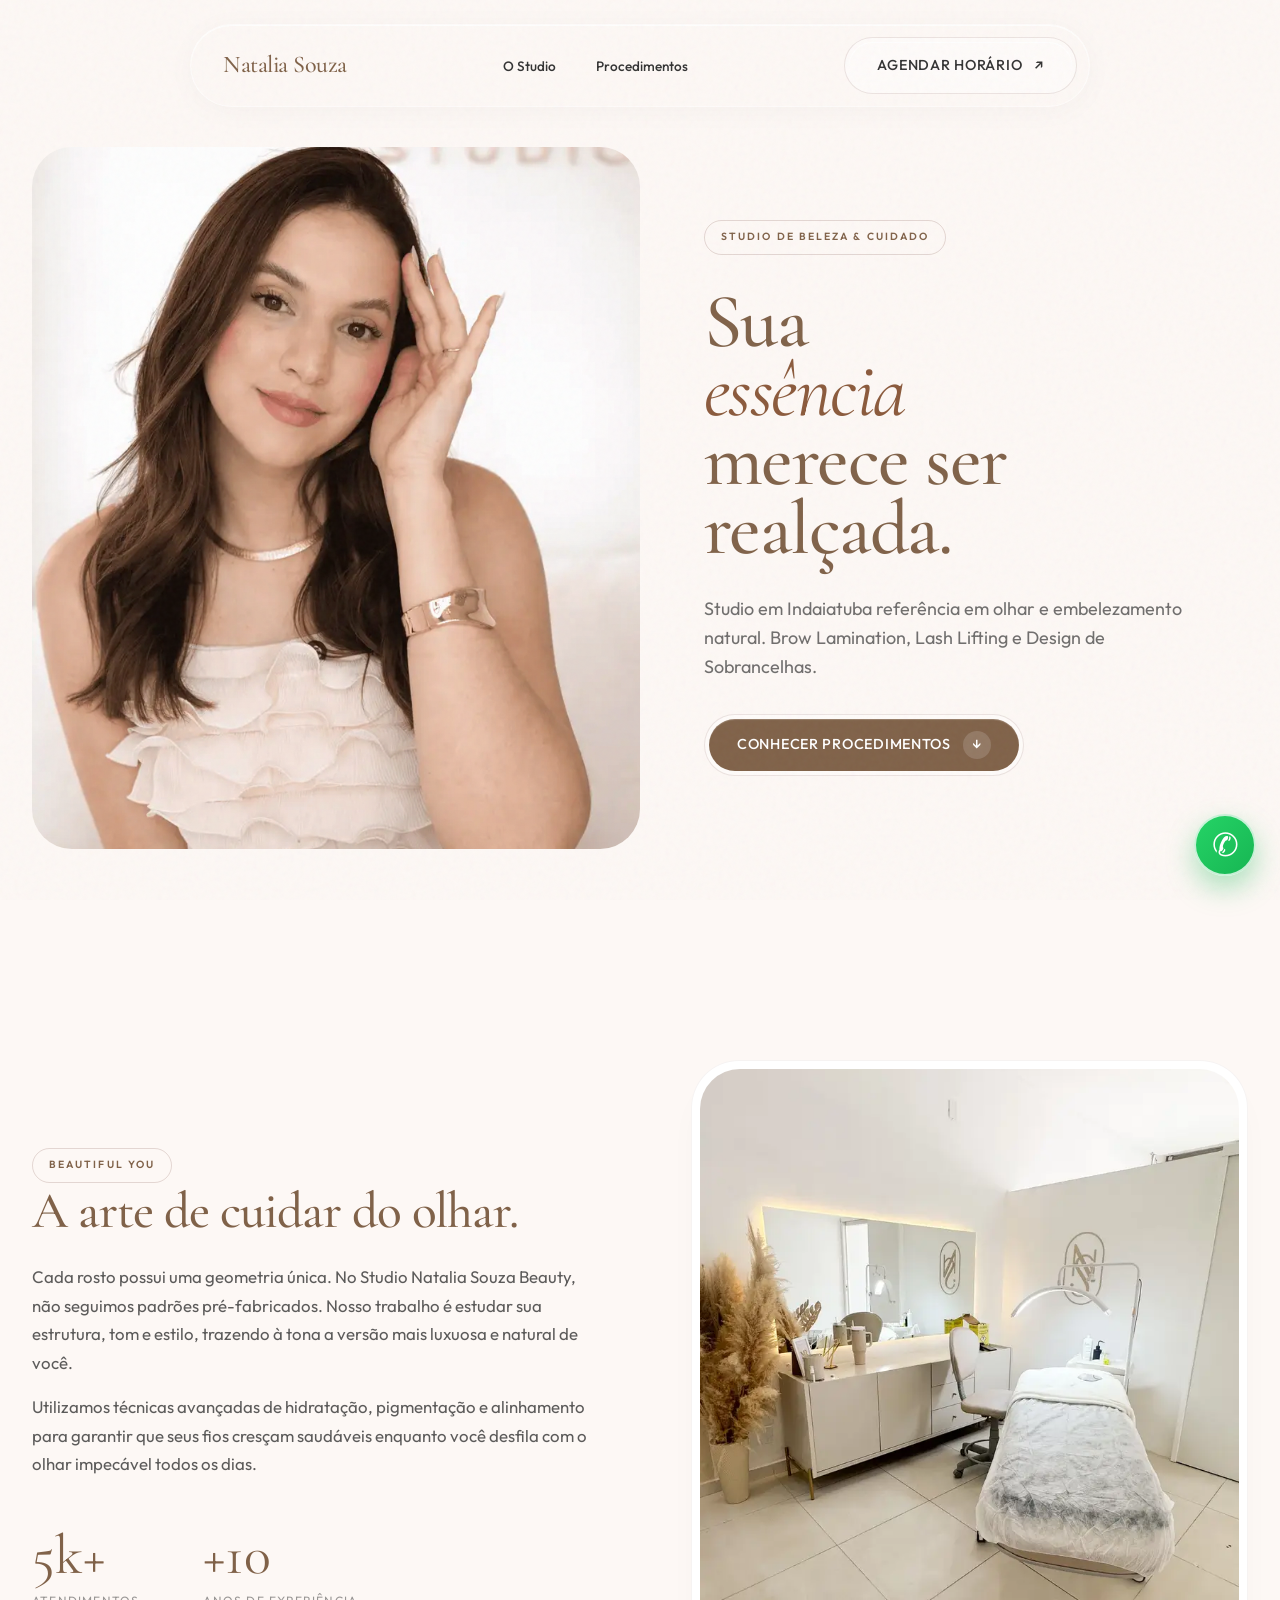
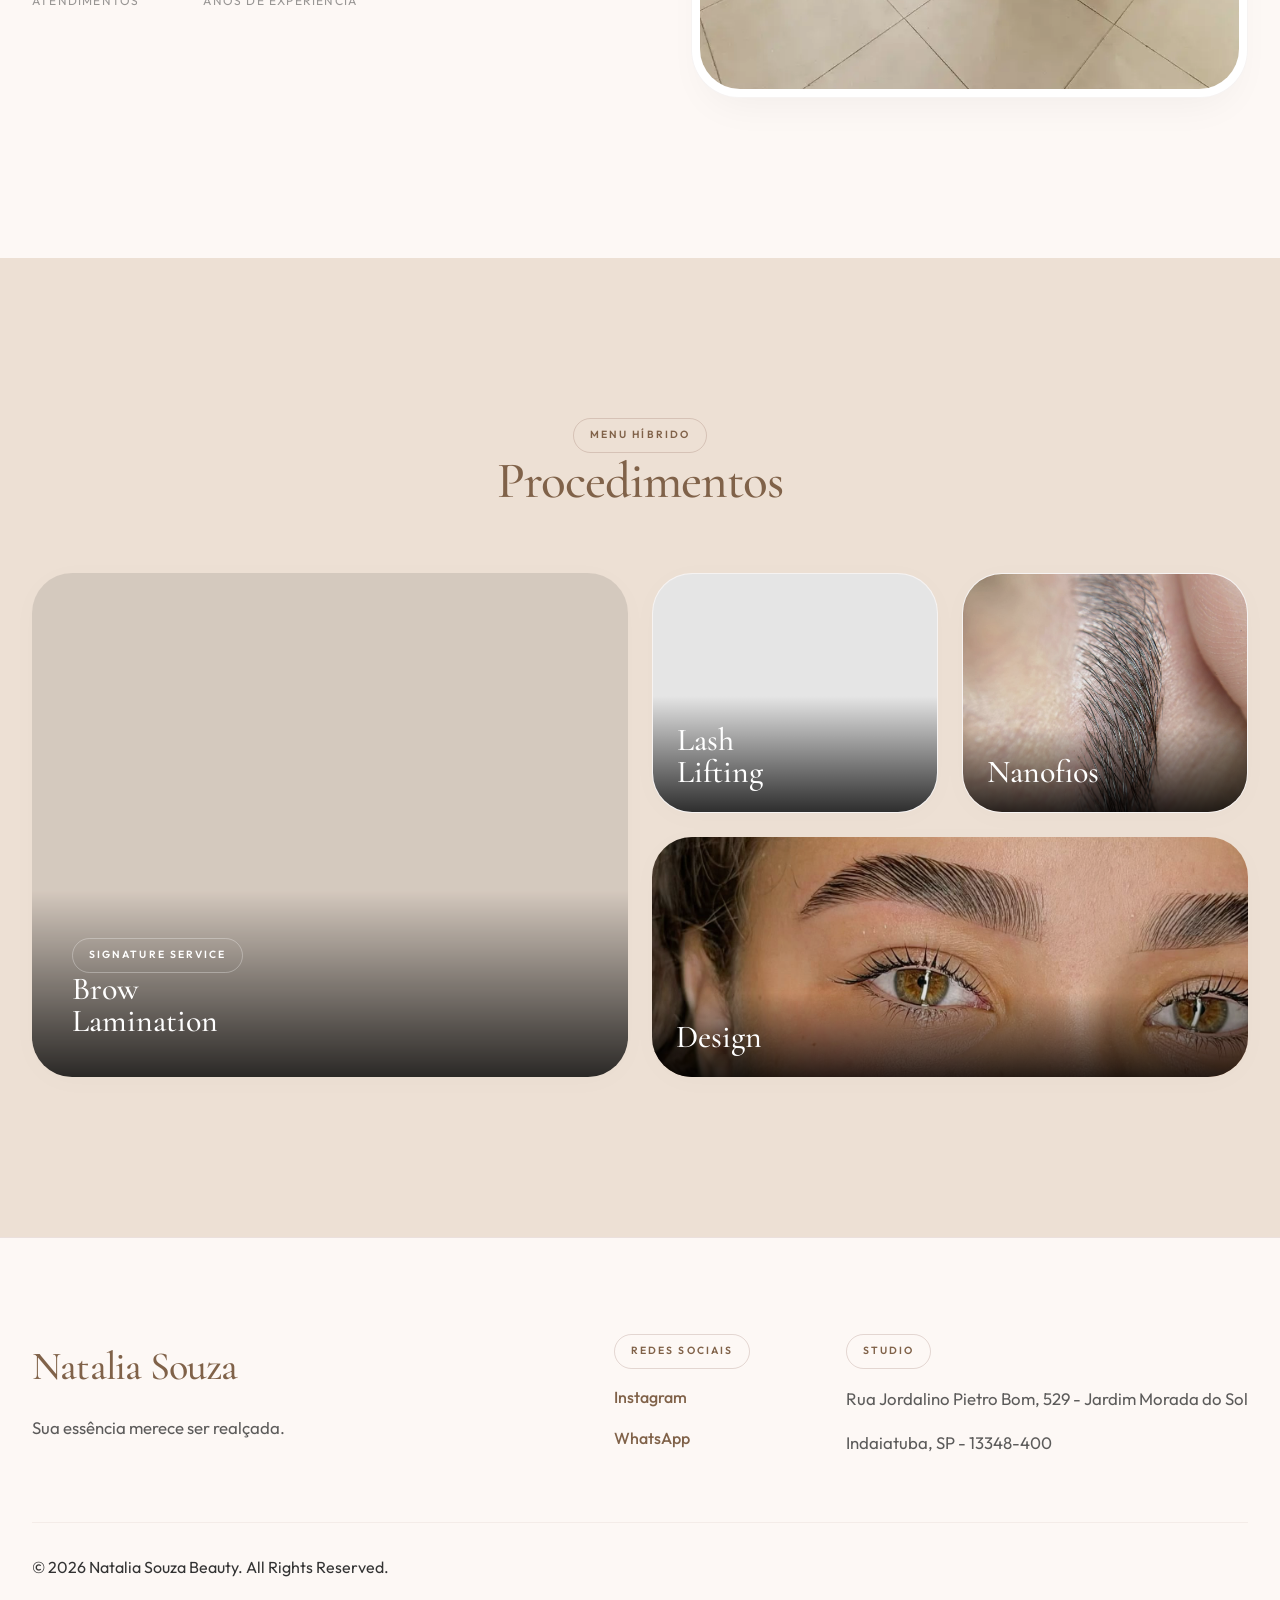
<file: index.html>
<!doctype html>
<html lang="pt-BR">
  <head>
    <meta charset="UTF-8" />
    <meta name="viewport" content="width=device-width, initial-scale=1.0" />
    <title>Natalia Souza Beauty em Indaiatuba | Brow Lamination e Lash Lifting</title>
    <link rel="icon" type="image/x-icon" href="assets/favicon.ico" />
    <meta
      name="description"
      content="Studio em Indaiatuba especializado em Brow Lamination, Lash Lifting e Design de Sobrancelhas. Agende seu horário pelo WhatsApp com Natalia Souza Beauty."
    />
    <meta name="robots" content="index, follow, max-image-preview:large" />
    <meta name="author" content="Natalia Souza Beauty" />
    <meta property="og:locale" content="pt_BR" />
    <meta property="og:type" content="website" />
    <meta
      property="og:title"
      content="Natalia Souza Beauty em Indaiatuba | Brow Lamination e Lash Lifting"
    />
    <meta
      property="og:description"
      content="Studio em Indaiatuba especializado em Brow Lamination, Lash Lifting e Design de Sobrancelhas."
    />
    <meta property="og:image" content="assets/hero-1024.webp" />
    <meta property="twitter:card" content="summary_large_image" />
    <meta
      property="twitter:title"
      content="Natalia Souza Beauty em Indaiatuba | Brow Lamination e Lash Lifting"
    />
    <meta
      property="twitter:description"
      content="Studio em Indaiatuba especializado em Brow Lamination, Lash Lifting e Design de Sobrancelhas."
    />
    <meta property="twitter:image" content="assets/hero-1024.webp" />
    <link rel="canonical" href="https://natalia-souza-beauty.vercel.app/" />
    <link rel="preconnect" href="https://fonts.googleapis.com" />
    <link rel="preconnect" href="https://fonts.gstatic.com" crossorigin />
    <link
      rel="stylesheet"
      href="https://fonts.googleapis.com/css2?family=Cormorant+Garamond:ital,wght@0,400;0,500;0,600;0,700;1,400&family=Outfit:wght@300;400;500;600&display=optional"
    />
    <link
      rel="preload"
      as="image"
      href="assets/hero-760.webp"
      imagesrcset="assets/hero-480.webp 480w, assets/hero-760.webp 760w, assets/hero-1024.webp 1024w"
      imagesizes="(max-width: 900px) 100vw, 50vw"
      fetchpriority="high"
    />
    <link rel="stylesheet" href="style.css" />
    <script type="application/ld+json">
      {
        "@context": "https://schema.org",
        "@type": "BeautySalon",
        "name": "Natalia Souza Beauty",
        "url": "https://natalia-souza-beauty.vercel.app/",
        "description": "Studio em Indaiatuba especializado em Brow Lamination, Lash Lifting e Design de Sobrancelhas.",
        "telephone": "+55 19 99566-3481",
        "priceRange": "$$",
        "image": ["assets/hero-1024.webp", "assets/about-760.webp"],
        "address": {
          "@type": "PostalAddress",
          "streetAddress": "Rua Jordalino Pietro Bom, 529 - Jardim Morada do Sol",
          "addressLocality": "Indaiatuba",
          "addressRegion": "SP",
          "postalCode": "13348-400",
          "addressCountry": "BR"
        },
        "geo": {
          "@type": "GeoCoordinates",
          "latitude": -23.1218081,
          "longitude": -47.2391977
        },
        "areaServed": ["Indaiatuba", "Campinas", "Salto", "Itu"],
        "hasMap": "https://www.google.com/maps/place/Rua+Jordalino+Pietro+Bom,+529+-+Jardim+Morada+do+Sol,+Indaiatuba+-+SP,+13348-400/@-23.1218081,-47.2417726,17z/data=!3m1!4b1!4m6!3m5!1s0x94cf4cc21a37ce47:0xdc7bc6e92fde453!8m2!3d-23.1218081!4d-47.2391977!16s%2Fg%2F11c1j8vmcw?entry=ttu&g_ep=EgoyMDI2MDMyNC4wIKXMDSoASAFQAw%3D%3D",
        "sameAs": ["https://www.instagram.com/nataliasouzabeauty_/"]
      }
    </script>
  </head>
  <body>
    <div class="noise-overlay"></div>

    <!-- Floating Navigation Pill -->
    <nav class="liquid-nav">
      <div class="nav-content">
        <span class="logo">Natalia Souza</span>
        <ul class="nav-links">
          <li><a href="#sobre">O Studio</a></li>
          <li><a href="#procedimentos">Procedimentos</a></li>
        </ul>
        <div class="btn-double-bezel nav-cta">
          <a
            href="https://wa.me/5519995663481?text=Ol%C3%A1%2C%20gostaria%20de%20mais%20informa%C3%A7%C3%B5es%20sobre%20os%20procedimentos."
            target="_blank"
            rel="noopener noreferrer"
            class="btn-core"
          >
            Agendar Horário <span aria-hidden="true">↗</span>
          </a>
        </div>

        <button class="menu-toggle" type="button" aria-label="Abrir menu">
          <span aria-hidden="true">☰</span>
        </button>
      </div>
    </nav>

    <main>
      <!-- Hero Section -->
      <section class="hero-split">
        <div class="hero-image-wrapper">
          <div class="image-inner">
            <picture>
              <source
                type="image/webp"
                srcset="assets/hero-480.webp 480w, assets/hero-760.webp 760w, assets/hero-1024.webp 1024w"
                sizes="(max-width: 900px) 100vw, 50vw"
              />
              <img
                src="assets/hero.png"
                alt="Aesthetic portrait of natural beauty"
                loading="eager"
                fetchpriority="high"
                decoding="async"
                width="1024"
                height="1536"
              />
            </picture>
          </div>
        </div>
        <div class="hero-content">
          <div class="content-wrapper">
            <div class="eyebrow" style="margin-bottom: 2rem">
              Studio de Beleza & Cuidado
            </div>
            <h1 class="display-title">
              Sua<br />
              <em>essência</em><br />
              merece ser<br />
              realçada.
            </h1>
            <p class="hero-subtitle">
              Studio em Indaiatuba referência em olhar e embelezamento natural.
              Brow Lamination, Lash Lifting e Design de Sobrancelhas.
            </p>

            <div class="btn-double-bezel lg-cta mt-8">
              <a href="#procedimentos" class="btn-core primary">
                Conhecer Procedimentos
                <span class="icon-circle"><span aria-hidden="true">↓</span></span>
              </a>
            </div>
          </div>
        </div>
      </section>

      <!-- About Section -->
      <section class="about-section" id="sobre">
        <div class="container">
          <div class="about-grid">
            <div class="about-text block-reveal">
              <div class="eyebrow">Beautiful You</div>
              <h2 class="section-title">A arte de cuidar do olhar.</h2>
              <p class="body-text mt-6">
                Cada rosto possui uma geometria única. No Studio Natalia Souza
                Beauty, não seguimos padrões pré-fabricados. Nosso trabalho é
                estudar sua estrutura, tom e estilo, trazendo à tona a versão
                mais luxuosa e natural de você.
              </p>
              <p class="body-text mt-4">
                Utilizamos técnicas avançadas de hidratação, pigmentação e
                alinhamento para garantir que seus fios cresçam saudáveis
                enquanto você desfila com o olhar impecável todos os dias.
              </p>

              <div class="stats-row mt-12">
                <div class="stat-item">
                  <span class="stat-num">5k+</span>
                  <span class="stat-label">Atendimentos</span>
                </div>
                <div class="stat-item">
                  <span class="stat-num">+10</span>
                  <span class="stat-label">Anos de Experiência</span>
                </div>
              </div>
            </div>

            <div class="about-image-wrapper reveal delay-1">
              <div class="double-bezel-frame about-img-frame">
                <div class="frame-inner">
                  <picture>
                    <source
                      type="image/webp"
                      srcset="assets/about-420.webp 420w, assets/about-760.webp 760w, assets/about-1100.webp 1100w"
                      sizes="(max-width: 900px) 100vw, 40vw"
                    />
                    <img
                      src="assets/about.jpg"
                      alt="Luxurious beauty salon setup"
                      loading="lazy"
                      decoding="async"
                      width="2268"
                      height="4032"
                    />
                  </picture>
                </div>
              </div>
            </div>
          </div>
        </div>
      </section>

      <!-- Services Section -->
      <section class="services-section bg-warm" id="procedimentos">
        <div class="container relative z-10">
          <div class="text-center mx-auto max-w-lg mb-16 block-reveal">
            <div class="eyebrow">Menu Híbrido</div>
            <h2 class="section-title">Procedimentos</h2>
          </div>

          <div class="bento-grid">
            <!-- Major Service: Brow Lamination -->
            <div class="bento-card col-span-2 row-span-2 reveal bento-hover">
              <div class="card-inner">
                <img
                  src="assets/brown.jpeg"
                  alt="Brow Lamination"
                  class="card-bg-img"
                  loading="lazy"
                  decoding="async"
                />
                <div class="card-overlay"></div>
                <div class="card-content-bottom">
                  <div class="eyebrow light">Signature Service</div>
                  <h3 class="card-title text-light mt-2">Brow<br />Lamination</h3>
                </div>
              </div>
            </div>

            <!-- Service: Lash Lifting -->
            <div class="bento-card bg-white reveal delay-1 bento-hover">
              <div class="card-inner">
                <img
                  src="assets/lash-lifting.jpeg"
                  alt="Lash Lifting Detail"
                  class="card-bg-img"
                  loading="lazy"
                  decoding="async"
                />
                <div class="card-overlay"></div>
                <div class="card-content-bottom compact">
                  <h3 class="card-title text-light">Lash<br />Lifting</h3>
                </div>
              </div>
            </div>

            <!-- Service: Micro Shadow -->
            <div class="bento-card bg-white reveal delay-2 bento-hover">
              <div class="card-inner">
                <img
                  src="assets/nano-fios.jpeg"
                  alt="Nanofios"
                  class="card-bg-img"
                  loading="lazy"
                  decoding="async"
                />
                <div class="card-overlay"></div>
                <div class="card-content-bottom compact">
                  <h3 class="card-title text-light">Nanofios</h3>
                </div>
              </div>
            </div>

            <!-- Service: Design -->
            <div class="bento-card col-span-2 reveal delay-3 bento-hover">
              <div class="card-inner">
                <img
                  src="assets/design.jpeg"
                  alt="Design"
                  class="card-bg-img rotate-right-90"
                  loading="lazy"
                  decoding="async"
                />
                <div class="card-overlay"></div>
                <div class="card-content-bottom compact">
                  <h3 class="card-title text-light">Design</h3>
                </div>
              </div>
            </div>
          </div>
        </div>
      </section>
    </main>

    <footer class="footer-minimal reveal">
      <div class="container">
        <div class="footer-top">
          <div class="footer-brand">
            <span class="logo logo-large">Natalia Souza</span>
            <p class="body-text mt-4 text-dark/60 max-w-xs">
              Sua essência merece ser realçada.
            </p>
          </div>
          <div class="footer-links">
            <div class="link-col">
              <div class="eyebrow">Redes Sociais</div>
              <a
                href="https://www.instagram.com/nataliasouzabeauty_/"
                target="_blank"
                rel="noopener noreferrer"
                class="link-hover"
                >Instagram</a
              >
              <a
                href="https://wa.me/5519995663481?text=Ol%C3%A1%2C%20gostaria%20de%20mais%20informa%C3%A7%C3%B5es%20sobre%20os%20procedimentos."
                target="_blank"
                rel="noopener noreferrer"
                class="link-hover"
                >WhatsApp</a
              >
            </div>
            <div class="link-col">
              <div class="eyebrow">Studio</div>
              <a
                href="https://www.google.com/maps/place/Rua+Jordalino+Pietro+Bom,+529+-+Jardim+Morada+do+Sol,+Indaiatuba+-+SP,+13348-400/@-23.1218081,-47.2417726,17z/data=!3m1!4b1!4m6!3m5!1s0x94cf4cc21a37ce47:0xdc7bc6e92fde453!8m2!3d-23.1218081!4d-47.2391977!16s%2Fg%2F11c1j8vmcw?entry=ttu&g_ep=EgoyMDI2MDMyNC4wIKXMDSoASAFQAw%3D%3D"
                target="_blank"
                rel="noopener noreferrer"
                class="body-text text-dark/70"
              >
                Rua Jordalino Pietro Bom, 529 - Jardim Morada do Sol
              </a>
              <p class="body-text text-dark/70">Indaiatuba, SP - 13348-400</p>
            </div>
          </div>
        </div>
        <div class="footer-bottom mt-16 pb-8">
          <p class="text-[12px] uppercase tracking-widest text-dark/40">
            © 2026 Natalia Souza Beauty. All Rights Reserved.
          </p>
        </div>
      </div>
    </footer>

    <a
      href="https://wa.me/5519995663481?text=Ol%C3%A1%2C%20gostaria%20de%20mais%20informa%C3%A7%C3%B5es%20sobre%20os%20procedimentos."
      class="whatsapp-float"
      target="_blank"
      rel="noopener noreferrer"
      aria-label="Conversar no WhatsApp"
    >
      <span aria-hidden="true">✆</span>
    </a>

    <script src="main.js"></script>
  </body>
</html>
</file>
<file: style.css>
/* 
   ========================================================================== 
   GLOBAL VARIABLES & DESIGN TOKENS (Taste-Skill / Soft-Skill Applied)
   ========================================================================== 
*/
:root {
  /* Colors */
  --c-primary: #806249; /* Bordô Escuro */
  --c-primary-hover: #3a0f08;
  --c-secondary: #ddb892; /* Tom Tan/Bege */
  --c-secondary-contrast: #8b5a3c; /* Acessivel em fundo claro */
  --c-bg: #fdf8f5; /* Off-white Champagne */
  --c-bg-warm: #ede0d4; /* Bege Acinzentado */
  --c-text: #333333; /* Dark Charcoal */
  --c-white: #ffffff;

  /* Typography */
  --font-serif: "Cormorant Garamond", serif;
  --font-sans: "Outfit", sans-serif;

  /* Spacing */
  --section-py: 10rem;
  --container-px: 2rem;
  --max-w: 1300px;

  /* Motion & Easing */
  --ease-spring: cubic-bezier(0.32, 0.72, 0, 1);
  --ease-slow: cubic-bezier(0.16, 1, 0.3, 1);
  --duration-fast: 300ms;
  --duration-slow: 800ms;
}

/* Base Resets */
* {
  margin: 0;
  padding: 0;
  box-sizing: border-box;
}

picture {
  display: block;
  width: 100%;
  height: 100%;
}
html {
  scroll-behavior: smooth;
  font-size: 16px;
  background-color: var(--c-bg);
  color: var(--c-text);
  overflow-x: hidden;
}
body {
  font-family: var(--font-sans);
  -webkit-font-smoothing: antialiased;
  -moz-osx-font-smoothing: grayscale;
  line-height: 1.6;
}
img {
  max-width: 100%;
  display: block;
}
a {
  text-decoration: none;
  color: inherit;
}
.relative {
  position: relative;
}
.z-10 {
  z-index: 10;
}
.flex-col {
  display: flex;
  flex-direction: column;
}
.justify-between {
  justify-content: space-between;
}

/* 
   ========================================================================== 
   TEXT & TYPOGRAPHY
   ========================================================================== 
*/
h1,
h2,
h3,
.logo {
  font-family: var(--font-serif);
  font-weight: 500;
  color: var(--c-primary);
}

.display-title {
  font-size: clamp(3rem, 6vw, 6rem);
  line-height: 0.9;
  letter-spacing: -0.02em;
}
.display-title em {
  font-style: italic;
  font-weight: 400;
  color: var(--c-secondary-contrast);
}
.section-title {
  font-size: clamp(2.5rem, 4vw, 4rem);
  line-height: 1.1;
  letter-spacing: -0.02em;
}
.card-title {
  font-size: 2rem;
  line-height: 1;
}
.hero-subtitle {
  font-size: 1.125rem;
  max-w: 400px;
  margin-top: 2rem;
  color: rgba(51, 51, 51, 0.7);
}
.body-text {
  font-size: 1.05rem;
  line-height: 1.7;
  color: rgba(51, 51, 51, 0.8);
}
.eyebrow {
  display: inline-block;
  font-size: 0.65rem;
  text-transform: uppercase;
  letter-spacing: 0.2em;
  font-weight: 600;
  padding: 0.5rem 1rem;
  border-radius: 999px;
  border: 1px solid rgba(84, 22, 12, 0.15);
  color: var(--c-primary);
  width: fit-content;
}
.eyebrow.light {
  border-color: rgba(255, 255, 255, 0.3);
  color: var(--c-white);
}
.text-light {
  color: var(--c-white) !important;
}
.text-dark {
  color: var(--c-primary) !important;
}
.accent {
  color: var(--c-secondary);
}

/* 
   ========================================================================== 
   LAYOUTS
   ========================================================================== 
*/
.container {
  width: 100%;
  max-width: var(--max-w);
  margin: 0 auto;
  padding: 0 var(--container-px);
}
.bg-warm {
  background-color: var(--c-bg-warm);
}
.mt-4 {
  margin-top: 1rem;
}
.mt-6 {
  margin-top: 1.5rem;
}
.mt-8 {
  margin-top: 2rem;
}
.mt-12 {
  margin-top: 3rem;
}
.mt-16 {
  margin-top: 4rem;
}
.mt-20 {
  margin-top: 5rem;
}
.mb-16 {
  margin-bottom: 4rem;
}
.pb-8 {
  padding-bottom: 2rem;
}
.max-w-xs {
  max-width: 20rem;
}
.max-w-sm {
  max-width: 24rem;
}
.max-w-lg {
  max-width: 38rem;
}
.max-w-3xl {
  max-width: 48rem;
}
.mx-auto {
  margin-left: auto;
  margin-right: auto;
}
.text-center {
  text-align: center;
}
.flex {
  display: flex;
}
.flex-center {
  display: flex;
  justify-content: center;
  align-items: center;
}
.gap-4 {
  gap: 1rem;
}

/* 
   ========================================================================== 
   NOISE TEXTURE (High-End Tactility)
   ========================================================================== 
*/
.noise-overlay {
  position: fixed;
  inset: 0;
  z-index: 50;
  pointer-events: none;
  background-image: url("data:image/svg+xml,%3Csvg viewBox='0 0 200 200' xmlns='http://www.w3.org/2000/svg'%3E%3Cfilter id='noiseFilter'%3E%3CfeTurbulence type='fractalNoise' baseFrequency='0.85' numOctaves='3' stitchTiles='stitch'/%3E%3C/filter%3E%3Crect width='100%25' height='100%25' filter='url(%23noiseFilter)' opactiy='0.03'/%3E%3C/svg%3E");
  opacity: 0.04;
}

/* 
   ========================================================================== 
   DOUBLE BEZEL BUTTONS & COMPONENTS
   ========================================================================== 
*/
.btn-double-bezel {
  display: inline-block;
  padding: 0.25rem;
  border-radius: 999px;
  border: 1px solid rgba(84, 22, 12, 0.1);
  background: rgba(255, 255, 255, 0.4);
  transition: transform var(--duration-fast) var(--ease-spring);
}
.btn-double-bezel:hover {
  transform: scale(0.97);
}
.btn-core {
  display: inline-flex;
  align-items: center;
  gap: 0.75rem;
  padding: 0.75rem 1.75rem;
  border-radius: 999px;
  font-size: 0.9rem;
  font-weight: 500;
  text-transform: uppercase;
  letter-spacing: 0.05em;
  box-shadow: inset 0 1px 1px rgba(255, 255, 255, 0.9);
  transition: all var(--duration-fast) ease;
}
.btn-core.primary {
  background-color: var(--c-primary);
  color: var(--c-white);
  box-shadow: inset 0 1px 1px rgba(255, 255, 255, 0.2);
}
.btn-core.primary:hover {
  background-color: var(--c-primary-hover);
}
.btn-core.large {
  padding: 1rem 2.5rem;
  font-size: 1rem;
}
.icon-circle {
  display: flex;
  align-items: center;
  justify-content: center;
  width: 28px;
  height: 28px;
  background: rgba(255, 255, 255, 0.15);
  border-radius: 50%;
  transition: transform var(--duration-fast) var(--ease-spring);
}
.btn-double-bezel:hover .icon-circle {
  transform: translateY(2px);
}

/* 
   ========================================================================== 
   NAVIGATION (LIQUID GLASS)
   ========================================================================== 
*/
.liquid-nav {
  position: fixed;
  top: 1.5rem;
  left: 50%;
  transform: translateX(-50%);
  z-index: 40;
  width: calc(100% - 2rem);
  max-width: 900px;
}
.nav-content {
  display: flex;
  align-items: center;
  justify-content: space-between;
  padding: 0.75rem 0.75rem 0.75rem 2rem;
  background: rgba(253, 248, 245, 0.7);
  backdrop-filter: blur(24px);
  -webkit-backdrop-filter: blur(24px);
  border: 1px solid rgba(255, 255, 255, 0.5);
  border-radius: 999px;
  box-shadow:
    0 4px 30px rgba(0, 0, 0, 0.03),
    inset 0 1px 0 rgba(255, 255, 255, 0.8);
}
.logo {
  font-size: 1.5rem;
  letter-spacing: -0.02em;
}
.logo-large {
  font-size: 2.5rem;
}
.nav-links {
  display: flex;
  gap: 2.5rem;
  list-style: none;
}
.nav-links a {
  font-size: 0.85rem;
  font-weight: 500;
  position: relative;
  transition: color var(--duration-fast) ease;
}
.nav-links a:after {
  content: "";
  position: absolute;
  left: 0;
  bottom: -4px;
  width: 100%;
  height: 1px;
  background-color: var(--c-primary);
  transform: scaleX(0);
  transform-origin: right;
  transition: transform 0.4s var(--ease-spring);
}
.nav-links a:hover {
  color: var(--c-primary);
}
.nav-links a:hover:after {
  transform: scaleX(1);
  transform-origin: left;
}
.menu-toggle {
  display: none;
  background: none;
  border: none;
  font-size: 1.5rem;
  cursor: pointer;
  color: var(--c-primary);
}

@media (max-width: 900px) {
  .nav-links,
  .nav-cta {
    display: none;
  }
  .menu-toggle {
    display: block;
    padding-right: 1.25rem;
  }
}

/* 
   ========================================================================== 
   HERO (SPLIT SCREEN)
   ========================================================================== 
*/
.hero-split {
  display: flex;
  min-height: 100dvh;
  padding-top: 6rem; /* Account for nav */
}
.hero-image-wrapper {
  width: 50%;
  position: relative;
  display: flex;
  align-items: center;
  overflow: hidden;
  padding: 2rem 0 2rem 2rem;
}
.image-inner {
  width: min(100%, 640px);
  height: clamp(460px, 78dvh, 760px);
  margin-left: auto;
  border-radius: 2.5rem;
  overflow: hidden;
  position: relative;
}
.hero-image-wrapper img {
  width: 100%;
  height: 100%;
  object-fit: cover;
  transform-origin: center;
}
.hero-content {
  width: 50%;
  display: flex;
  align-items: center;
  padding: 4rem 5vw;
}

@media (max-width: 900px) {
  .hero-split {
    flex-direction: column-reverse;
    padding-top: 5rem;
  }
  .hero-image-wrapper {
    width: 100%;
    padding: 1rem;
  }
  .image-inner {
    width: 100%;
    height: clamp(320px, 55dvh, 520px);
  }
  .hero-content {
    width: 100%;
    padding: 3rem 1rem;
  }
}

/* 
   ========================================================================== 
   ABOUT (ASYMMETRIC)
   ========================================================================== 
*/
.about-section {
  padding: var(--section-py) 0;
}
.about-grid {
  display: grid;
  grid-template-columns: 1fr 1fr;
  gap: 8vw;
  align-items: center;
}
.about-image-wrapper {
  width: 100%;
  max-width: 560px;
  margin-left: auto;
}
.stats-row {
  display: flex;
  gap: 4rem;
}
.stat-item {
  display: flex;
  flex-direction: column;
}
.stat-num {
  font-family: var(--font-serif);
  font-size: 3.5rem;
  color: var(--c-primary);
  line-height: 1;
}
.stat-label {
  font-size: 0.75rem;
  text-transform: uppercase;
  letter-spacing: 0.1em;
  color: rgba(51, 51, 51, 0.5);
  margin-top: 0.5rem;
}

.double-bezel-frame {
  padding: 0.5rem;
  border-radius: 3rem;
  background: white;
  border: 1px solid rgba(84, 22, 12, 0.05);
  box-shadow: 0 20px 40px -15px rgba(0, 0, 0, 0.05);
}
.frame-inner {
  border-radius: 2.5rem;
  overflow: hidden;
}
.frame-inner img {
  width: 100%;
  aspect-ratio: 4/5;
  max-height: 620px;
  object-fit: cover;
  transition: transform 1.5s var(--ease-spring);
}
.double-bezel-frame:hover .frame-inner img {
  transform: scale(1.05);
}

@media (max-width: 900px) {
  .about-grid {
    grid-template-columns: 1fr;
    gap: 4rem;
  }
  .about-image-wrapper {
    max-width: 460px;
    margin: 0 auto;
  }
  .about-image-wrapper .frame-inner img {
    aspect-ratio: 4/3;
    max-height: 460px;
    object-position: center;
  }
}

/* 
   ========================================================================== 
   SERVICES (BENTO GRID)
   ========================================================================== 
*/
.services-section {
  padding: var(--section-py) 0;
}
.bento-grid {
  display: grid;
  grid-template-columns: repeat(4, 1fr);
  grid-auto-rows: 240px;
  gap: 1.5rem;
}
.bento-card {
  border-radius: 2.5rem;
  position: relative;
  overflow: hidden;
  box-shadow: 0 4px 30px rgba(0, 0, 0, 0.02);
  transition:
    transform 0.6s var(--ease-spring),
    box-shadow 0.6s var(--ease-spring);
}
.bento-card.bg-white {
  background-color: var(--c-white);
  border: 1px solid rgba(84, 22, 12, 0.05);
}
.bento-card.bg-accent {
  background-color: var(--c-primary);
  color: white;
}
.col-span-2 {
  grid-column: span 2;
}
.row-span-2 {
  grid-row: span 2;
}

.card-inner {
  position: absolute;
  inset: 0;
  display: flex;
}
.card-content-bottom {
  position: absolute;
  bottom: 0;
  left: 0;
  right: 0;
  padding: 3rem 2.5rem 2.5rem 2.5rem;
  z-index: 2;
  background: linear-gradient(to top, rgba(0, 0, 0, 0.8), transparent);
}
.card-content-bottom.compact {
  padding: 1.75rem 1.5rem 1.5rem;
}
.card-bg-img {
  width: 100%;
  height: 100%;
  object-fit: cover;
  transform: scale(1.01);
  transition: transform 1s var(--ease-spring);
}

.card-bg-img.rotate-right-90 {
  position: absolute;
  top: 100%;
  left: 50%;
  width: 100%;
  height: 170%;
  max-width: none;
  transform: translate(-50%, -50%) rotate(90deg) scale(1.5);
}
.card-overlay {
  position: absolute;
  inset: 0;
  background: rgba(0, 0, 0, 0.1);
  z-index: 1;
}

/* Hover Physics */
.bento-hover:hover {
  transform: scale(0.98);
  box-shadow: 0 10px 40px rgba(0, 0, 0, 0.08);
}
.bento-hover:hover .card-bg-img {
  transform: scale(1.06);
}
.bento-hover:hover .card-bg-img.rotate-right-90 {
  transform: translate(-50%, -50%) rotate(90deg) scale(1.05);
}

@media (max-width: 900px) {
  .card-bg-img.rotate-right-90 {
    width: 100%;
    height: 145%;
    top: 130%;
    transform: translate(-50%, -50%) rotate(90deg) scale(1.8);
  }
}

@media (max-width: 600px) {
  .card-bg-img.rotate-right-90 {
    position: static;
    width: 100%;
    height: 100%;
    transform: none;
  }
}

.nested-circle-btn {
  width: 50px;
  height: 50px;
  background: rgba(255, 255, 255, 0.1);
  border-radius: 50%;
  display: flex;
  align-items: center;
  justify-content: center;
  backdrop-filter: blur(10px);
  border: 1px solid rgba(255, 255, 255, 0.2);
  transition: all 0.4s var(--ease-spring);
}
.cta-card:hover .nested-circle-btn {
  transform: scale(1.1) translateX(4px);
  background: rgba(255, 255, 255, 0.2);
}

@media (max-width: 900px) {
  .bento-grid {
    grid-template-columns: 1fr;
    grid-auto-rows: minmax(240px, auto);
    gap: 1rem;
  }
  .col-span-2 {
    grid-column: span 1;
  }
  .row-span-2 {
    grid-row: span 1;
    min-height: 400px;
  }
}

/* 
   ========================================================================== 
   PRICING (EDITORIAL LIST)
   ========================================================================== 
*/
.pricing-section {
  padding: var(--section-py) 0;
  background: var(--c-bg);
}
.pricing-header {
  text-align: center;
}
.menu-item {
  display: flex;
  align-items: baseline;
  padding: 1.5rem 0;
  border-bottom: 1px solid rgba(84, 22, 12, 0.1);
  transition: transform 0.4s ease;
}
.menu-item:hover {
  transform: translateX(8px);
}
.menu-name {
  font-family: var(--font-serif);
  font-size: 1.5rem;
  color: var(--c-primary);
  flex-shrink: 0;
}
.menu-line {
  flex-grow: 1;
  margin: 0 1.5rem;
  border-bottom: 1px dashed rgba(84, 22, 12, 0.2);
  /* The dashed line will fill the space */
  align-self: flex-end;
  margin-bottom: 6px;
}
.menu-price {
  font-size: 1.25rem;
  font-weight: 500;
  color: var(--c-text);
  flex-shrink: 0;
}

@media (max-width: 600px) {
  .menu-item {
    flex-direction: column;
    align-items: flex-start;
    padding: 1.5rem 0 1rem;
  }
  .menu-line {
    display: none;
  }
  .menu-price {
    margin-top: 0.5rem;
    margin-left: auto;
  }
}

/* 
   ========================================================================== 
   FOOTER (MINIMAL)
   ========================================================================== 
*/
.footer-minimal {
  padding-top: 6rem;
  border-top: 1px solid rgba(84, 22, 12, 0.1);
}
.footer-top {
  display: flex;
  justify-content: space-between;
}
.footer-brand {
  max-width: 400px;
}
.footer-links {
  display: flex;
  gap: 6rem;
}
.link-col {
  display: flex;
  flex-direction: column;
  gap: 1rem;
}
.link-hover {
  font-size: 1rem;
  color: var(--c-primary);
  font-weight: 500;
  transition: opacity 0.3s;
}
.link-hover:hover {
  opacity: 0.6;
}
.footer-bottom {
  display: flex;
  justify-content: space-between;
  border-top: 1px solid rgba(84, 22, 12, 0.05);
  padding-top: 2rem;
}

@media (max-width: 800px) {
  .footer-top {
    flex-direction: column;
    gap: 4rem;
  }
  .footer-links {
    flex-direction: column;
    gap: 2rem;
  }
  .footer-bottom {
    flex-direction: column;
    gap: 1rem;
    text-align: center;
  }
}

/* 
   ========================================================================== 
   SCROLL REVEAL ANIMATIONS (Intersection Observer classes)
   ========================================================================== 
*/
.reveal {
  opacity: 0;
  transform: translateY(40px);
  filter: blur(8px);
  transition: all 1.2s var(--ease-spring);
  will-change: transform, opacity, filter;
}
.reveal.active {
  opacity: 1;
  transform: translateY(0);
  filter: blur(0);
}

.block-reveal > * {
  opacity: 0;
  transform: translateY(20px);
  transition: all 1s var(--ease-spring);
}
.block-reveal.active > * {
  opacity: 1;
  transform: translateY(0);
}
/* Staggering delays for children */
.block-reveal.active > *:nth-child(1) {
  transition-delay: 0.1s;
}
.block-reveal.active > *:nth-child(2) {
  transition-delay: 0.2s;
}
.block-reveal.active > *:nth-child(3) {
  transition-delay: 0.3s;
}
.block-reveal.active > *:nth-child(4) {
  transition-delay: 0.4s;
}

/* Individual delays */
.delay-1 {
  transition-delay: 0.1s;
}
.delay-2 {
  transition-delay: 0.2s;
}
.delay-3 {
  transition-delay: 0.3s;
}
.delay-4 {
  transition-delay: 0.4s;
}
.delay-5 {
  transition-delay: 0.5s;
}

/*
   ========================================================================== 
   FLOATING WHATSAPP CTA
   ========================================================================== 
*/
.whatsapp-float {
  position: fixed;
  right: 1.5rem;
  bottom: 1.5rem;
  width: 62px;
  height: 62px;
  border-radius: 50%;
  display: inline-flex;
  align-items: center;
  justify-content: center;
  font-size: 2rem;
  color: var(--c-white);
  background: linear-gradient(135deg, #25d366 0%, #17b653 100%);
  border: 2px solid rgba(255, 255, 255, 0.75);
  box-shadow: 0 12px 28px rgba(23, 182, 83, 0.35);
  z-index: 60;
  transition:
    transform var(--duration-fast) var(--ease-spring),
    box-shadow var(--duration-fast) ease;
}

.whatsapp-float:hover {
  transform: translateY(-3px) scale(1.04);
  box-shadow: 0 18px 34px rgba(23, 182, 83, 0.45);
}

@media (max-width: 900px) {
  .whatsapp-float {
    right: 1rem;
    bottom: 1rem;
    width: 58px;
    height: 58px;
    font-size: 1.85rem;
  }
}
</file>
